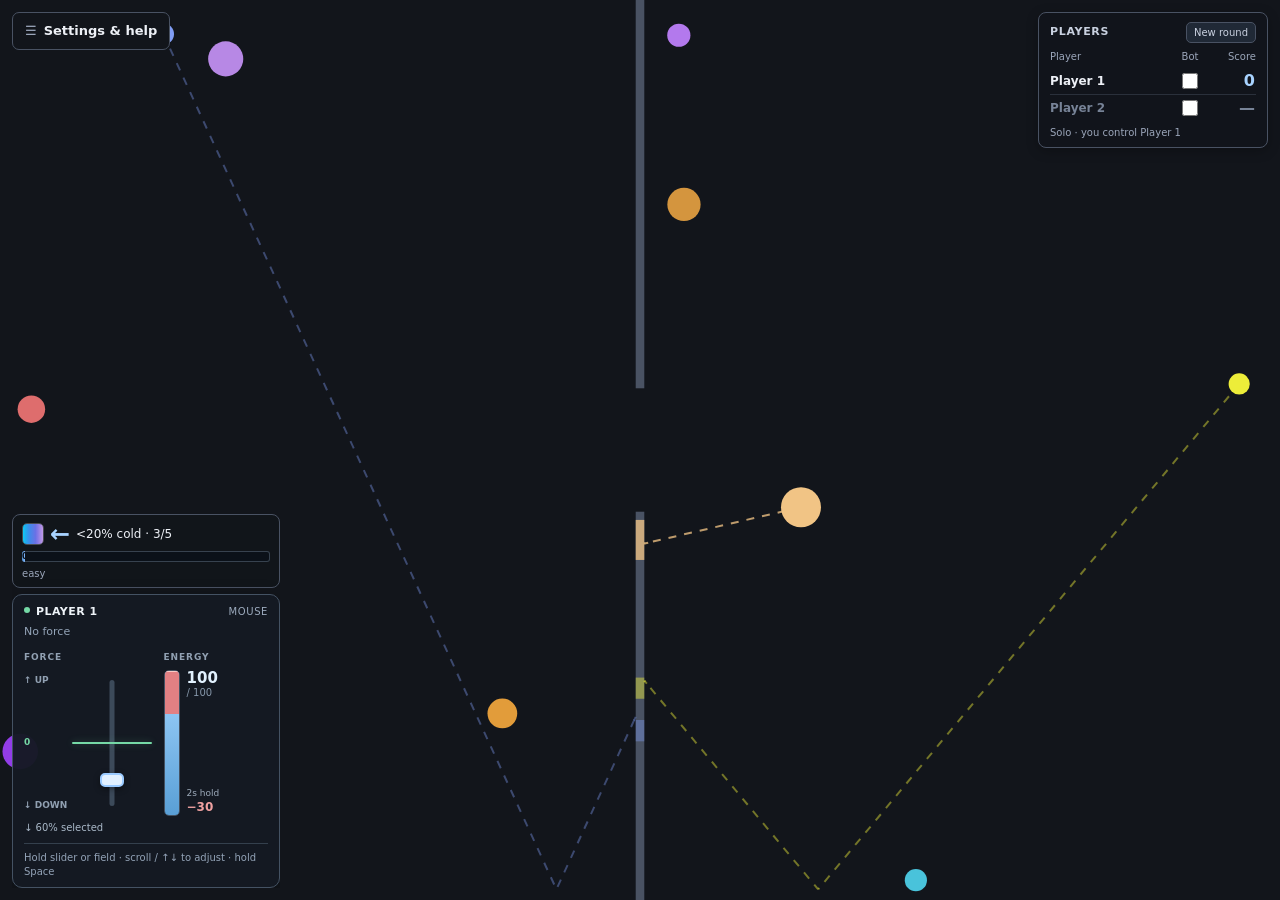
<file: index.html>
<!DOCTYPE html>
<html lang="en">
<head>
<meta charset="utf-8">
<meta name="viewport" content="width=device-width, initial-scale=1">
<title>Entropy Balls Hole</title>
<link rel="stylesheet" href="game.css">
</head>
<body>
<div id="app">
	<canvas id="canv"></canvas>
</div>
<div class="player-hud">
	<section class="score-panel" aria-label="Players">
		<div class="score-header">
			<h2>Players</h2>
			<button id="score-restart" class="score-restart" type="button" title="Reset scores and restart the field">New round</button>
		</div>
		<table id="score-table" class="score-table" aria-label="Completed quests and bot controls">
			<thead><tr><th scope="col">Player</th><th scope="col">Bot</th><th scope="col">Score</th></tr></thead>
			<tbody id="score-rows"></tbody>
		</table>
		<div id="score-mode" class="score-mode" aria-live="polite"></div>
	</section>
	<section id="territory-hud" class="mode-hud" hidden aria-label="Territory score">
		<h2>Territory</h2>
		<div class="mode-hud-row"><span class="mode-hud-name mode-red">P1 red</span><span id="territory-share-0">0 % wall</span><span id="territory-balls-0">0 balls</span></div>
		<div class="mode-hud-row"><span class="mode-hud-name mode-blue">P2 blue</span><span id="territory-share-1">0 % wall</span><span id="territory-balls-1">0 balls</span></div>
		<div class="mode-hud-row"><span>P1 gun</span><span id="territory-force-0">60% force</span><span id="territory-energy-0">100/100</span></div>
		<div class="mode-hud-row"><span>P2 gun</span><span id="territory-force-1">60% force</span><span id="territory-energy-1">100/100</span></div>
		<div class="mode-hud-row"><span>Stored</span><span id="territory-stored-0">0/3</span><span id="territory-stored-1">0/3</span></div>
		<p class="mode-hud-note">Middle hold pulls neutral balls into the gun; left click launches. Wheel changes force; ,. and [] change per-gun force. Rooms with walls and holes tint balls.</p>
	</section>
	<section id="gun-hud" class="mode-hud" hidden aria-label="Ball gun state">
		<h2>Ball gun</h2>
		<div class="mode-hud-row"><span>Target</span><span id="gun-target">no ball</span></div>
		<div class="mode-hud-row"><span>Stored</span><span id="gun-stored">0 / 3</span></div>
		<div class="mode-hud-row"><span>Launch</span><span id="gun-push">0 ‰/s push</span></div>
		<div class="mode-hud-row"><span>Force</span><span id="gun-force">60% force · wheel</span><span id="gun-energy">100/100 energy</span></div>
		<div class="mode-hud-energy"><div id="gun-energy-bar" class="mode-hud-energy-fill"></div></div>
		<p id="gun-state" class="mode-hud-note">middle hold pulls a ball into the gun · left click launches · wheel changes force</p>
	</section>
	<section id="plate-hud" class="mode-hud" hidden aria-label="Plate color state">
		<h2>Plate color</h2>
		<div class="mode-hud-row"><span>Plate</span><span id="plate-open">both doors shut</span></div>
		<div class="mode-hud-row"><span class="mode-hud-name mode-red">P1 red</span><span id="plate-cap-0">0 captured</span><span id="plate-stored-0">0/3</span></div>
		<div class="mode-hud-row"><span class="mode-hud-name mode-blue">P2 blue</span><span id="plate-cap-1">0 captured</span><span id="plate-stored-1">0/3</span></div>
		<div class="mode-hud-row"><span>P1 gun</span><span id="plate-force-0">60% force</span><span id="plate-energy-0">100/100 energy</span></div>
		<div class="mode-hud-row"><span>P2 gun</span><span id="plate-force-1">60% force</span><span id="plate-energy-1">100/100 energy</span></div>
		<p class="mode-hud-note">Push plate left (slider or A/D) or right (←/→) to open your colorizer door. Colorized balls home into your gun; middle/Shift pulls neutral balls, left/Space launches.</p>
	</section>
	<ul id="task-list" class="quest-list" aria-live="polite"></ul>
</div>
<div class="preview-overlays">
	<div id="quest-goal" class="quest-goal" hidden aria-live="polite"></div>
	<aside id="quest-panel" class="quest-panel" hidden aria-live="polite">
		<div class="quest-panel-swatch"></div>
		<div class="quest-panel-title" data-field="title"></div>
		<div class="quest-panel-detail" data-field="detail"></div>
		<div class="quest-panel-dots" data-field="dots"></div>
	</aside>
</div>
<div id="force-panels" class="force-panels" aria-label="Player force controls"></div>
<div id="drawer-backdrop" class="drawer-backdrop" hidden></div>
<details id="settings-panel" class="draw-options" aria-label="Settings">
	<summary id="drawer-toggle">Settings &amp; help</summary>
	<div class="drawer-content">
		<section class="game-status" aria-label="Game status and controls">
			<p id="game-status-state" role="status" aria-live="polite"></p>
			<p id="mode-help" class="mode-help" hidden aria-live="polite"></p>
			<div class="game-status-controls">
				<p id="game-status-player-0"><strong>Player 1: </strong><span id="game-status-control-0"></span></p>
				<p id="game-status-player-1" hidden><strong>Player 2: </strong><span id="game-status-control-1"></span></p>
			</div>
		</section>
		<fieldset>
			<legend>Game settings</legend>
			<p class="settings-intro">Sizes and speeds are shares of the field, so a small screen plays like a large one.</p>
			<div class="draw-options-group">
				<span class="draw-options-heading">Game mode</span>
				<label class="settings-range-label" for="settings-mode"><span>Mode</span></label>
				<select id="settings-mode">
					<option value="standard">Standard · aperture sorting</option>
					<option value="territory">Territory · colored wall</option>
					<option value="ball-gun">Ball gun · pull and push</option>
					<option value="plate-color">Plate color · dual guns &amp; rooms</option>
				</select>
				<label class="settings-range-label settings-plate-only" for="settings-layout"><span>Room layout</span></label>
				<select id="settings-layout" class="settings-plate-only">
					<option value="top">Top colorizer rooms</option>
					<option value="bottom">Bottom colorizer rooms</option>
				</select>
				<label><input id="settings-rooms" type="checkbox"> Colored rooms (recolor balls)</label>
				<span class="settings-note">Rooms are on by default in territory mode. Middle mouse hold pulls, left click pushes; on touch hold pulls and tap pushes. The right mouse button is not used.</span>
			</div>
			<div class="draw-options-group">
				<span class="draw-options-heading">Wall cues · before hit</span>
				<label><input id="draw-predicted-position" type="checkbox" checked> Predicted position</label>
				<label><input id="draw-trajectory-lines" type="checkbox" checked> Trajectory lines</label>
				<label><input id="draw-pass-lines" type="checkbox"> Draw trajectories that cross hole</label>
				<label><input id="draw-prototype-dash" type="checkbox" checked> Dash movement like prototype</label>
				<span class="settings-note">Lines brighten as the ball gets near: a long flight can still be knocked off course. Dashes move with the ball like the prototype; uncheck to pin them to the field.</span>
			</div>
			<div class="draw-options-group">
				<span class="draw-options-heading">Wall cues · after hit</span>
				<label><input id="draw-slow-fade-hit-spot" type="checkbox"> Slow fade hit spot</label>
			</div>
			<div class="draw-options-group">
				<span class="draw-options-heading">Hole</span>
				<label class="settings-range-label" for="settings-hole-size"><span>Hole size</span><output id="settings-hole-size-value" for="settings-hole-size">11.5 %</output></label>
				<input id="settings-hole-size" type="range" min="60" max="240" step="1" value="115">
				<label class="settings-range-label" for="settings-hole-speed"><span>Max hole speed</span><output id="settings-hole-speed-value" for="settings-hole-speed">71 %/s</output></label>
				<input id="settings-hole-speed" type="range" min="200" max="1400" step="10" value="710">
				<label><input id="settings-friction" type="checkbox"> Friction force</label>
				<span class="settings-note">Faster movement meets more resistance.</span>
			</div>
			<div class="draw-options-group">
				<span class="draw-options-heading">Energy</span>
				<label class="settings-range-label" for="settings-energy-cost"><span>Spend per second</span><output id="settings-energy-cost-value" for="settings-energy-cost">25/s</output></label>
				<input id="settings-energy-cost" type="range" min="5" max="80" step="1" value="25">
				<label class="settings-range-label" for="settings-energy-store"><span>Storage</span><output id="settings-energy-store-value" for="settings-energy-store">100</output></label>
				<input id="settings-energy-store" type="range" min="25" max="300" step="5" value="100">
				<span class="settings-note">Recharge is a tenth of the storage per second.</span>
			</div>
			<div class="draw-options-group">
				<span class="draw-options-heading">Balls</span>
				<label class="settings-range-label" for="settings-balls"><span>Ball count limit</span><output id="settings-balls-value" for="settings-balls">24</output></label>
				<input id="settings-balls" type="range" min="6" max="36" step="1" value="24">
				<label class="settings-range-label" for="settings-ball-speed"><span>Average ball speed</span><output id="settings-ball-speed-value" for="settings-ball-speed">18 %/s</output></label>
				<input id="settings-ball-speed" type="range" min="50" max="350" step="5" value="180">
				<label class="settings-range-label" for="settings-ball-size"><span>Ball size</span><output id="settings-ball-size-value" for="settings-ball-size">1.4 %</output></label>
				<input id="settings-ball-size" type="range" min="6" max="26" step="1" value="14">
				<label class="settings-range-label" for="settings-generation"><span>Ball generation at limit 24</span><output id="settings-generation-value" for="settings-generation">100/min</output></label>
				<input id="settings-generation" type="range" min="0" max="300" step="5" value="100">
				<label><input id="settings-ball-varied" type="checkbox" checked> Random sizes</label>
				<label><input id="settings-collisions" type="checkbox" checked> Ball collisions</label>
				<span class="settings-note">Changes apply to the live field. Generation scales with the ball count limit.</span>
			</div>
			<div class="draw-options-group">
				<span class="draw-options-heading">Second player</span>
				<label><input id="settings-humans" type="checkbox"> Enable player 2</label>
				<span class="settings-note">Use the Bot checkboxes in the player table to automate either player. Each bot draws a character: Profit plays for its own completions, Denier closes the crossings the opponent needs. Two humans: Player 1 uses mouse, touch and wheel; Player 2 uses ↑↓ and holds →.</span>
			</div>
			<button id="settings-copy-link" type="button">Copy settings link</button>
			<div class="draw-options-group settings-url" id="settings-url-wrap" hidden>
				<label for="settings-url">Copy settings URL</label>
				<input id="settings-url" type="text" readonly>
			</div>
			<div class="draw-options-group preview-mode" id="preview-mode">
				<span class="draw-options-heading">Quest target color</span>
				<label><input type="radio" name="preview-mode" value="mean"> A ball of the average color</label>
				<label><input type="radio" name="preview-mode" value="range"> A few balls across the range</label>
				<label><input type="radio" name="preview-mode" value="smooth" checked> A smooth palette rectangle</label>
			</div>
		</fieldset>
	</div>
</details>
<script src="color.js"></script>
<script src="simballs.js"></script>
<script src="simulation.js"></script>
<script src="trajectory.js"></script>
<script src="canvas.js"></script>
<script src="players.js"></script>
<script src="force.js"></script>
<script src="bot-policy.js"></script>
<script src="bot.js"></script>
<script src="input.js"></script>
<script src="forcepanel.js"></script>
<script src="settings.js"></script>
<script src="tasks.js"></script>
<script src="taskcost.js"></script>
<script src="scoreboard.js"></script>
<script src="quest.js"></script>
<script src="goalview.js"></script>
<script src="preview.js"></script>
<script src="status.js"></script>
<script src="drawer.js"></script>
<script src="modecolor.js"></script>
<script src="territorypaint.js"></script>
<script src="rooms.js"></script>
<script src="territoryview.js"></script>
<script src="territory.js"></script>
<script src="gun.js"></script>
<script src="modeinput.js"></script>
<script src="plateview.js"></script>
<script src="plate.js"></script>
<script src="mode.js"></script>
<script src="main.js"></script>
</body>
</html>
</file>
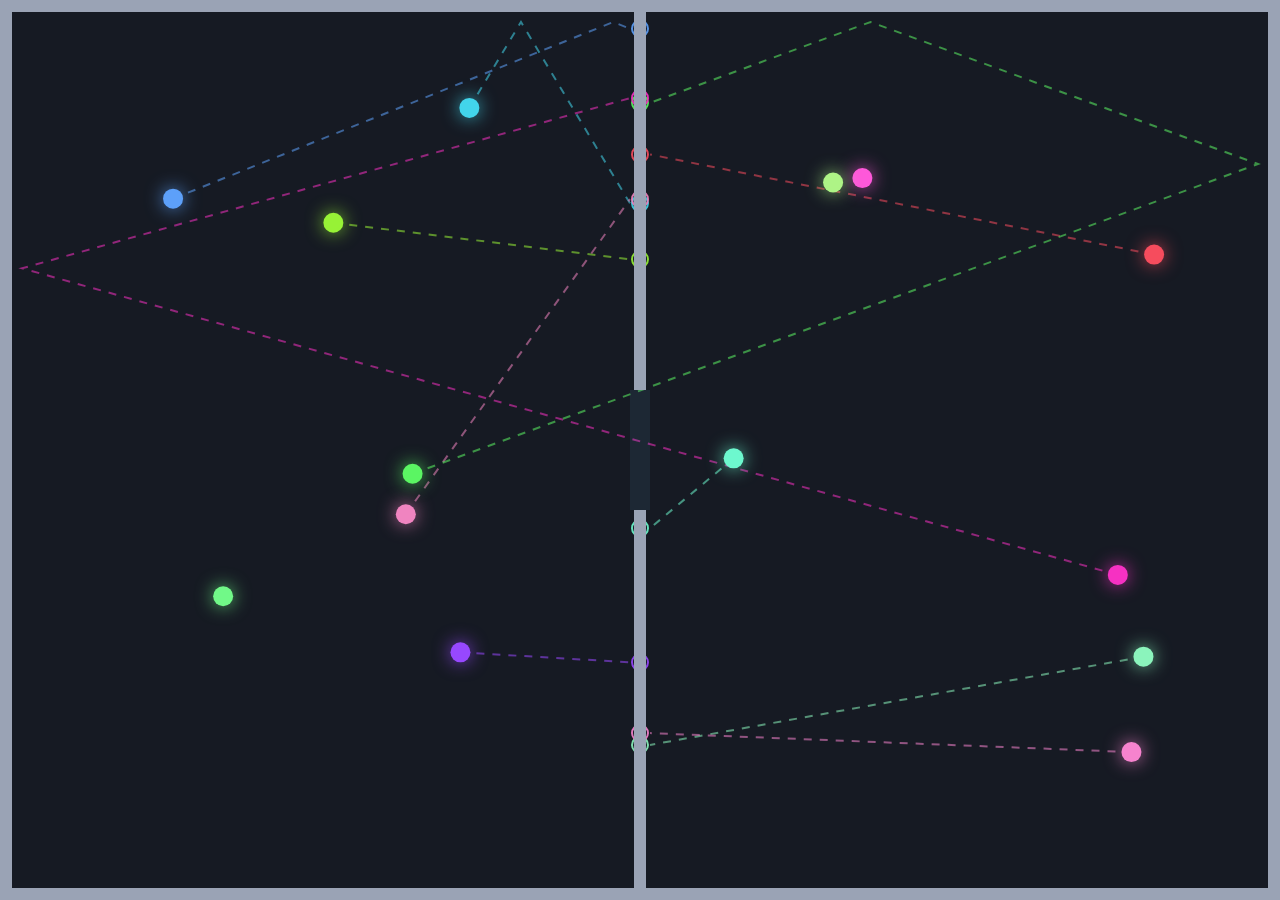
<file: prototype/claude-haiku-5.5.html>
<!DOCTYPE html>
<html lang="en">
<head>
<meta charset="UTF-8">
<meta name="viewport" content="width=device-width,initial-scale=1">
<title>Split Field</title>
<style>
html,body{margin:0;height:100%;background:#0d0f14;overflow:hidden}
canvas{display:block;width:100vw;height:100vh;touch-action:none;cursor:ns-resize}
</style>
</head>
<body>
<canvas id="c"></canvas>
<script>
(() => {
	const canvas = document.getElementById('c');
	const ctx = canvas.getContext('2d');

	const BALL_R = 10;
	const BALL_COUNT = 14;
	const WALL = 12;
	const HOLE_H = 120;
	const SPEED = 280;
	const KEY_SPEED = 420;
	const MAX_SPLATS = 400;

	let W = 0, H = 0, midX = 0;
	let holeY = 0, holeTarget = 0;
	const balls = [];
	const splats = [];
	const keys = {};

	const rand = (a, b) => a + Math.random() * (b - a);

	function col(o, a) {
		return `hsla(${o.hue},${o.sat}%,${o.light}%,${a})`;
	}

	function clampHole(y) {
		const min = WALL + HOLE_H / 2;
		const max = H - WALL - HOLE_H / 2;
		return Math.max(min, Math.min(max, y));
	}

	function inHole(y) {
		return Math.abs(y - holeY) < HOLE_H / 2;
	}

	function resize() {
		const dpr = window.devicePixelRatio || 1;
		W = window.innerWidth;
		H = window.innerHeight;
		canvas.width = W * dpr;
		canvas.height = H * dpr;
		ctx.setTransform(dpr, 0, 0, dpr, 0, 0);
		midX = W / 2;
		if (!balls.length) {
			holeY = H / 2;
			holeTarget = holeY;
		}
		holeY = clampHole(holeY);
		holeTarget = clampHole(holeTarget);
		for (const b of balls) {
			b.x = Math.max(WALL + BALL_R, Math.min(W - WALL - BALL_R, b.x));
			b.y = Math.max(WALL + BALL_R, Math.min(H - WALL - BALL_R, b.y));
		}
	}

	function spawnBalls() {
		for (let i = 0; i < BALL_COUNT; i++) {
			const left = i % 2 === 0;
			const x = left
				? rand(WALL + BALL_R + 5, midX - BALL_R - 5)
				: rand(midX + BALL_R + 5, W - WALL - BALL_R - 5);
			const y = rand(WALL + BALL_R + 5, H - WALL - BALL_R - 5);
			const angle = rand(0, Math.PI * 2);
			const speed = SPEED * rand(0.7, 1.3);
			balls.push({
				x, y,
				vx: Math.cos(angle) * speed,
				vy: Math.sin(angle) * speed,
				hue: Math.floor(rand(0, 360)),
				sat: Math.round(rand(75, 100)),
				light: Math.round(rand(58, 75))
			});
		}
	}

	function addSplat(b, y) {
		splats.push({ y, hue: b.hue, sat: b.sat, light: b.light });
		if (splats.length > MAX_SPLATS) splats.shift();
	}

	function moveBall(b, h) {
		const r = BALL_R;
		const L = midX - r;
		const R = midX + r;
		const px = b.x;

		b.x += b.vx * h;
		b.y += b.vy * h;

		// outer walls
		if (b.y - r < WALL) { b.y = WALL + r; b.vy = Math.abs(b.vy); }
		if (b.y + r > H - WALL) { b.y = H - WALL - r; b.vy = -Math.abs(b.vy); }
		if (b.x - r < WALL) { b.x = WALL + r; b.vx = Math.abs(b.vx); }
		if (b.x + r > W - WALL) { b.x = W - WALL - r; b.vx = -Math.abs(b.vx); }

		// central wall
		if (!inHole(b.y)) {
			if (px <= L && b.x > L) {
				b.x = L;
				b.vx = -Math.abs(b.vx);
				addSplat(b, b.y);
			} else if (px >= R && b.x < R) {
				b.x = R;
				b.vx = Math.abs(b.vx);
				addSplat(b, b.y);
			} else if (b.x > L && b.x < R) {
				// stuck inside the wall zone after the hole moved: push out
				if (px < midX) { b.x = L; b.vx = -Math.abs(b.vx); }
				else { b.x = R; b.vx = Math.abs(b.vx); }
				addSplat(b, b.y);
			}
		}
	}

	function update(dt) {
		if (keys['ArrowUp'] || keys['KeyW']) holeTarget -= KEY_SPEED * dt;
		if (keys['ArrowDown'] || keys['KeyS']) holeTarget += KEY_SPEED * dt;
		holeTarget = clampHole(holeTarget);
		holeY += (holeTarget - holeY) * Math.min(1, dt * 12);

		const steps = Math.max(1, Math.ceil(SPEED * 1.3 * dt / 4));
		const h = dt / steps;
		for (const b of balls) {
			for (let i = 0; i < steps; i++) moveBall(b, h);
		}
	}

	// Predicts the path of a ball toward the central wall, including
	// reflections off outer walls and passing through the hole.
	function predict(b) {
		const r = BALL_R;
		const L = midX - r;
		const R = midX + r;
		let x = b.x, y = b.y, vx = b.vx, vy = b.vy;

		// only balls moving toward the central wall get a trajectory
		if (!((vx > 0 && x <= L) || (vx < 0 && x >= R))) return null;

		const pts = [{ x, y }];
		for (let i = 0; i < 60; i++) {
			let tMin = Infinity;
			let type = '';

			let tC = Infinity;
			if (vx > 0 && x <= L) tC = (L - x) / vx;
			else if (vx < 0 && x >= R) tC = (R - x) / vx;
			if (tC < tMin) { tMin = tC; type = 'c'; }

			const xo = vx > 0 ? W - WALL - r : WALL + r;
			const tX = vx !== 0 ? (xo - x) / vx : Infinity;
			if (tX < tMin) { tMin = tX; type = 'x'; }

			const yo = vy > 0 ? H - WALL - r : WALL + r;
			const tY = vy !== 0 ? (yo - y) / vy : Infinity;
			if (tY < tMin) { tMin = tY; type = 'y'; }

			if (!isFinite(tMin)) break;

			x += vx * tMin;
			y += vy * tMin;

			if (type === 'c') {
				if (!inHole(y)) {
					pts.push({ x, y });
					return { pts, impact: { x: midX, y } };
				}
				// passes through the hole: nudge past the plane
				x += Math.sign(vx) * 0.5;
			} else if (type === 'x') {
				x = xo;
				vx = -vx;
			} else {
				y = yo;
				vy = -vy;
			}
			pts.push({ x, y });
		}
		return { pts, impact: null };
	}

	function drawTrajectories() {
		for (const b of balls) {
			const p = predict(b);
			if (!p || !p.impact) continue;

			ctx.save();
			ctx.setLineDash([8, 8]);
			ctx.strokeStyle = col(b, 0.55);
			ctx.lineWidth = 2;
			ctx.beginPath();
			ctx.moveTo(p.pts[0].x, p.pts[0].y);
			for (let i = 1; i < p.pts.length; i++) {
				ctx.lineTo(p.pts[i].x, p.pts[i].y);
			}
			ctx.stroke();
			ctx.setLineDash([]);

			ctx.strokeStyle = col(b, 0.9);
			ctx.lineWidth = 2;
			ctx.beginPath();
			ctx.arc(p.impact.x, p.impact.y, 8, 0, Math.PI * 2);
			ctx.stroke();
			ctx.restore();
		}
	}

	function draw() {
		ctx.fillStyle = '#0d0f14';
		ctx.fillRect(0, 0, W, H);

		// field background
		ctx.fillStyle = '#161a23';
		ctx.fillRect(WALL, WALL, W - 2 * WALL, H - 2 * WALL);

		drawTrajectories();

		// central wall with hole
		const wallX = midX - WALL / 2;
		const holeTop = holeY - HOLE_H / 2;
		const holeBottom = holeY + HOLE_H / 2;
		ctx.fillStyle = '#9aa3b5';
		ctx.fillRect(wallX, WALL, WALL, holeTop - WALL);
		ctx.fillRect(wallX, holeBottom, WALL, H - WALL - holeBottom);

		// hole glow
		ctx.fillStyle = 'rgba(120,200,255,0.08)';
		ctx.fillRect(wallX - 4, holeTop, WALL + 8, HOLE_H);

		// splats on the central wall
		for (const s of splats) {
			ctx.fillStyle = `hsla(${s.hue},${s.sat}%,${s.light}%,0.9)`;
			ctx.beginPath();
			ctx.arc(midX, s.y, 5, 0, Math.PI * 2);
			ctx.fill();
		}

		// outer walls
		ctx.fillStyle = '#9aa3b5';
		ctx.fillRect(0, 0, W, WALL);
		ctx.fillRect(0, H - WALL, W, WALL);
		ctx.fillRect(0, 0, WALL, H);
		ctx.fillRect(W - WALL, 0, WALL, H);

		// balls
		for (const b of balls) {
			ctx.save();
			ctx.shadowBlur = 18;
			ctx.shadowColor = col(b, 0.8);
			ctx.fillStyle = col(b, 1);
			ctx.beginPath();
			ctx.arc(b.x, b.y, BALL_R, 0, Math.PI * 2);
			ctx.fill();
			ctx.restore();
		}
	}

	window.addEventListener('keydown', e => {
		keys[e.code] = true;
		if (e.code === 'ArrowUp' || e.code === 'ArrowDown') e.preventDefault();
	});
	window.addEventListener('keyup', e => {
		delete keys[e.code];
	});
	canvas.addEventListener('pointermove', e => {
		holeTarget = clampHole(e.clientY);
	});
	canvas.addEventListener('pointerdown', e => {
		holeTarget = clampHole(e.clientY);
	});
	window.addEventListener('resize', resize);

	resize();
	spawnBalls();

	let last = performance.now();
	function frame(now) {
		const dt = Math.min(0.05, (now - last) / 1000);
		last = now;
		update(dt);
		draw();
		requestAnimationFrame(frame);
	}
	requestAnimationFrame(frame);
})();
</script>
</body>
</html>
</file>
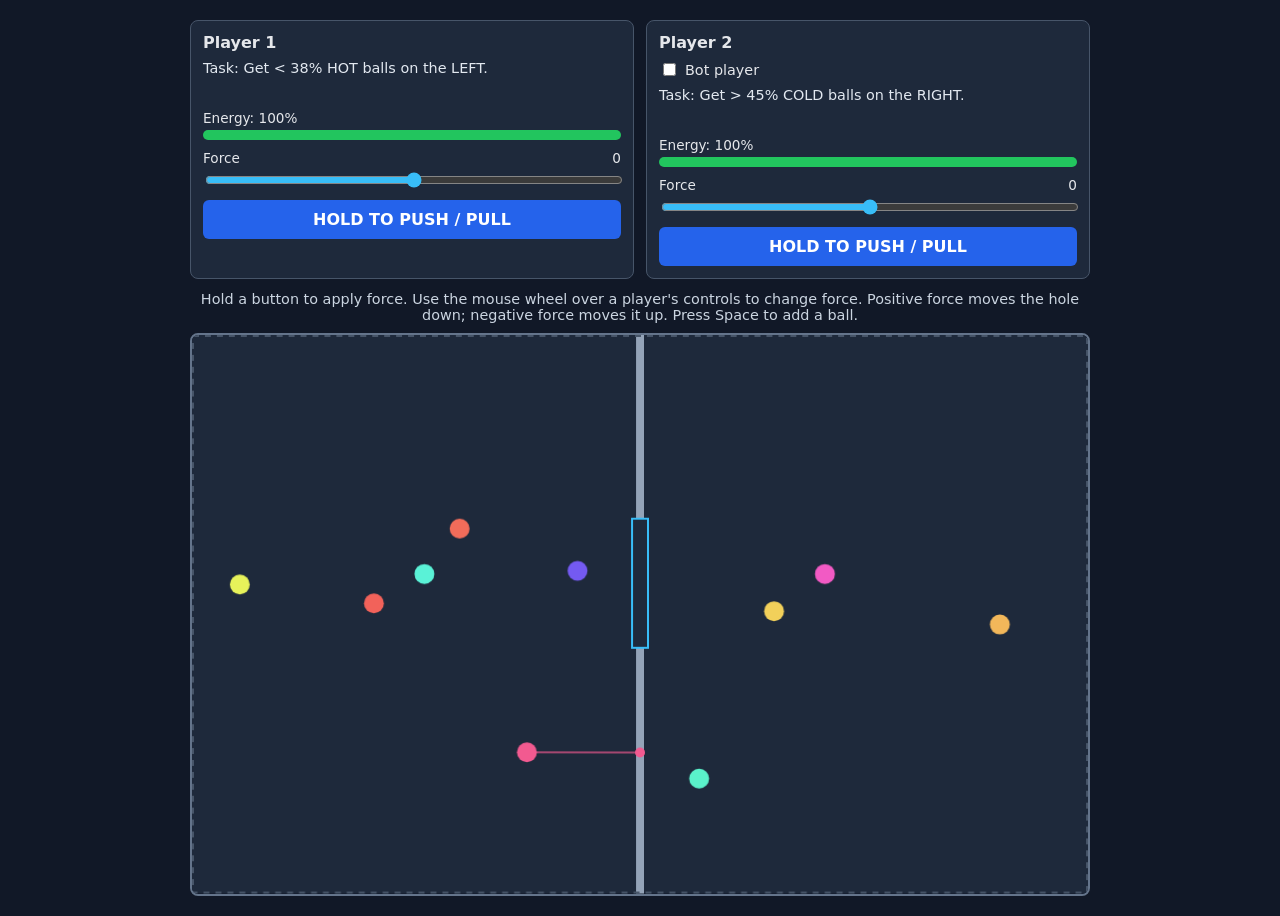
<file: prototype/hole11.html>
<!DOCTYPE html>
<html lang="en">
<head>
	<meta charset="UTF-8">
	<meta name="viewport" content="width=device-width, initial-scale=1">
	<title>Two-Player Hole Control</title>
	<style>
		* {
			box-sizing: border-box;
		}

		body {
			margin: 0;
			min-height: 100vh;
			padding: 20px 0;
			display: grid;
			place-items: center;
			background: #111827;
			color: #e5e7eb;
			font-family: system-ui, sans-serif;
		}

		main {
			width: min(900px, 96vw);
		}

		.controls {
			display: grid;
			grid-template-columns: 1fr 1fr;
			gap: 12px;
			margin-bottom: 12px;
		}

		.player {
			padding: 12px;
			border: 1px solid #475569;
			border-radius: 8px;
			background: #1e293b;
		}

		.player h2 {
			margin: 0 0 8px;
			font-size: 1rem;
		}

		.task {
			min-height: 42px;
			margin: 0 0 8px;
			color: #e2e8f0;
			font-size: 0.9rem;
		}

		.energy-label {
			margin: 8px 0 4px;
			font-size: 0.85rem;
		}

		.energy {
			height: 10px;
			overflow: hidden;
			border-radius: 5px;
			background: #0f172a;
		}

		.energy-fill {
			width: 100%;
			height: 100%;
			background: #22c55e;
			transition: width 0.08s linear;
		}

		.force-label {
			display: flex;
			justify-content: space-between;
			margin: 10px 0 4px;
			font-size: 0.85rem;
		}

		input[type="range"] {
			width: 100%;
			accent-color: #38bdf8;
		}

		.hold-button {
			width: 100%;
			margin-top: 8px;
			padding: 10px;
			border: 0;
			border-radius: 6px;
			background: #2563eb;
			color: white;
			font: inherit;
			font-weight: 700;
			touch-action: none;
			user-select: none;
		}

		.hold-button:active,
		.hold-button.active {
			background: #dc2626;
		}

		.bot-option {
			display: flex;
			align-items: center;
			gap: 6px;
			margin-bottom: 8px;
			font-size: 0.9rem;
		}

		#instructions {
			margin: 0 0 10px;
			color: #cbd5e1;
			text-align: center;
			font-size: 0.9rem;
		}

		canvas {
			display: block;
			width: 100%;
			border: 2px solid #64748b;
			border-radius: 8px;
			background: #0f172a;
			touch-action: none;
		}

		@media (max-width: 600px) {
			.controls {
				grid-template-columns: 1fr;
			}
		}
	</style>
</head>
<body>
	<main>
		<div class="controls">
			<section class="player" id="player1">
				<h2>Player 1</h2>
				<p class="task" id="task1"></p>
				<div class="energy-label" id="energyLabel1">Energy: 100%</div>
				<div class="energy">
					<div class="energy-fill" id="energyFill1"></div>
				</div>
				<label class="force-label" for="force1">
					<span>Force</span>
					<span id="forceValue1">0</span>
				</label>
				<input id="force1" type="range" min="-100" max="100" value="0">
				<button class="hold-button" id="hold1">HOLD TO PUSH / PULL</button>
			</section>

			<section class="player" id="player2">
				<h2>Player 2</h2>
				<label class="bot-option">
					<input id="botCheckbox" type="checkbox">
					Bot player
				</label>
				<p class="task" id="task2"></p>
				<div class="energy-label" id="energyLabel2">Energy: 100%</div>
				<div class="energy">
					<div class="energy-fill" id="energyFill2"></div>
				</div>
				<label class="force-label" for="force2">
					<span>Force</span>
					<span id="forceValue2">0</span>
				</label>
				<input id="force2" type="range" min="-100" max="100" value="0">
				<button class="hold-button" id="hold2">HOLD TO PUSH / PULL</button>
			</section>
		</div>

		<p id="instructions">
			Hold a button to apply force. Use the mouse wheel over a player's controls to change force.
			Positive force moves the hole down; negative force moves it up. Press Space to add a ball.
		</p>

		<canvas id="game" aria-label="Two-player ball game with a force-controlled hole"></canvas>
	</main>

	<script>
		const canvas = document.querySelector("#game");
		const ctx = canvas.getContext("2d");

		const wallWidth = 8;
		const holeSize = 130;
		const ballRadius = 10;
		const maxEnergy = 100;
		const energyDrain = 28;
		const energyRecharge = 10;

		const balls = [];

		let width = 800;
		let height = 500;
		let holeY = height / 2;
		let holeVelocity = 0;
		let lastTime = 0;
		let botTime = 0;

		const players = [
			{
				side: "LEFT",
				taskElement: document.querySelector("#task1"),
				slider: document.querySelector("#force1"),
				forceValue: document.querySelector("#forceValue1"),
				energyFill: document.querySelector("#energyFill1"),
				energyLabel: document.querySelector("#energyLabel1"),
				button: document.querySelector("#hold1"),
				energy: maxEnergy,
				holding: false,
				task: null
			},
			{
				side: "RIGHT",
				taskElement: document.querySelector("#task2"),
				slider: document.querySelector("#force2"),
				forceValue: document.querySelector("#forceValue2"),
				energyFill: document.querySelector("#energyFill2"),
				energyLabel: document.querySelector("#energyLabel2"),
				button: document.querySelector("#hold2"),
				energy: maxEnergy,
				holding: false,
				task: null
			}
		];

		function resize() {
			const rect = canvas.getBoundingClientRect();
			const dpr = window.devicePixelRatio || 1;

			width = rect.width;
			height = width * 0.625;

			canvas.style.height = `${height}px`;
			canvas.width = Math.round(width * dpr);
			canvas.height = Math.round(height * dpr);
			ctx.setTransform(dpr, 0, 0, dpr, 0, 0);

			holeY = Math.max(
				holeSize / 2 + 12,
				Math.min(height - holeSize / 2 - 12, holeY)
			);
		}

		function addBall(x = Math.random() * (width - 40) + 20, y = Math.random() * (height - 40) + 20) {
			const angle = Math.random() * Math.PI * 2;
			const speed = 130 + Math.random() * 100;
			const hue = Math.random() * 360;

			balls.push({
				x,
				y,
				vx: Math.cos(angle) * speed,
				vy: Math.sin(angle) * speed,
				hue,
				color: `hsl(${hue}, 85%, 65%)`
			});
		}

		function newTask(player) {
			const comparison = Math.random() < 0.5 ? ">" : "<";
			const percent = 30 + Math.floor(Math.random() * 41);
			const groupType = Math.floor(Math.random() * 3);

			if (groupType === 0) {
				player.task = { comparison, percent, type: "cold" };
				player.taskElement.textContent =
					`Task: Get ${comparison} ${percent}% COLD balls on the ${player.side}.`;
			} else if (groupType === 1) {
				player.task = { comparison, percent, type: "hot" };
				player.taskElement.textContent =
					`Task: Get ${comparison} ${percent}% HOT balls on the ${player.side}.`;
			} else {
				const hue = Math.floor(Math.random() * 360);
				player.task = { comparison, percent, type: "hue", hue };
				player.taskElement.textContent =
					`Task: Get ${comparison} ${percent}% balls near hue ${hue}° on the ${player.side}.`;
			}
		}

		function matchesTaskColor(ball, task) {
			if (task.type === "cold") {
				return ball.hue >= 160 && ball.hue <= 260;
			}

			if (task.type === "hot") {
				return ball.hue <= 60 || ball.hue >= 300;
			}

			const difference = Math.abs(ball.hue - task.hue);
			return Math.min(difference, 360 - difference) <= 25;
		}

		function checkTasks() {
			const middleX = width / 2;

			for (const player of players) {
				const sideBalls = balls.filter(ball =>
					player.side === "LEFT" ? ball.x < middleX : ball.x >= middleX
				);

				if (sideBalls.length === 0) {
					continue;
				}

				const matchingBalls = sideBalls.filter(ball =>
					matchesTaskColor(ball, player.task)
				);

				const percent = matchingBalls.length / sideBalls.length * 100;
				const task = player.task;

				const solved = task.comparison === ">"
					? percent > task.percent
					: percent < task.percent;

				if (solved) {
					newTask(player);
				}
			}
		}

		function setHolding(player, holding) {
			player.holding = holding;
			player.button.classList.toggle("active", holding);
		}

		function setupHoldButton(player) {
			player.button.addEventListener("pointerdown", event => {
				event.preventDefault();
				player.button.setPointerCapture(event.pointerId);
				setHolding(player, true);
			});

			player.button.addEventListener("pointerup", () => {
				setHolding(player, false);
			});

			player.button.addEventListener("pointercancel", () => {
				setHolding(player, false);
			});

			player.button.addEventListener("lostpointercapture", () => {
				setHolding(player, false);
			});
		}

		function updatePlayerUI(player) {
			const force = Number(player.slider.value);
			const energyPercent = player.energy / maxEnergy * 100;

			player.forceValue.textContent = force > 0 ? `+${force}` : `${force}`;
			player.energyFill.style.width = `${energyPercent}%`;
			player.energyLabel.textContent = `Energy: ${Math.round(energyPercent)}%`;

			if (energyPercent < 25) {
				player.energyFill.style.background = "#ef4444";
			} else if (energyPercent < 55) {
				player.energyFill.style.background = "#f59e0b";
			} else {
				player.energyFill.style.background = "#22c55e";
			}
		}

		function updateBot(dt) {
			const botEnabled = document.querySelector("#botCheckbox").checked;
			const botPlayer = players[1];

			if (!botEnabled) {
				botPlayer.holding = false;
				botPlayer.button.classList.remove("active");
				return;
			}

			botTime += dt;

			// The bot periodically pushes or pulls, while respecting its energy.
			if (botTime > 1.2) {
				botTime = 0;
				const direction = Math.random() < 0.5 ? -1 : 1;
				botPlayer.slider.value = direction * (45 + Math.floor(Math.random() * 56));
				botPlayer.holding = true;
			}

			if (botPlayer.energy < 15) {
				botPlayer.holding = false;
			} else if (botTime > 0.75) {
				botPlayer.holding = false;
			}

			botPlayer.button.classList.toggle("active", botPlayer.holding);
		}

		function update(dt) {
			updateBot(dt);

			let totalForce = 0;

			for (const player of players) {
				const force = Number(player.slider.value) / 100;

				if (player.holding && player.energy > 0) {
					totalForce += force;
					player.energy = Math.max(0, player.energy - Math.abs(force) * energyDrain * dt);
				} else {
					player.energy = Math.min(maxEnergy, player.energy + energyRecharge * dt);
				}

				updatePlayerUI(player);
			}

			// Applied force accelerates the hole; damping makes it gradually settle.
			holeVelocity += totalForce * 650 * dt;
			holeVelocity *= Math.pow(0.12, dt);
			holeY += holeVelocity * dt;

			const minHoleY = holeSize / 2 + 12;
			const maxHoleY = height - holeSize / 2 - 12;

			if (holeY < minHoleY) {
				holeY = minHoleY;
				holeVelocity = Math.max(0, holeVelocity);
			} else if (holeY > maxHoleY) {
				holeY = maxHoleY;
				holeVelocity = Math.min(0, holeVelocity);
			}

			const wallX = width / 2;

			for (const ball of balls) {
				const oldX = ball.x;

				ball.x += ball.vx * dt;
				ball.y += ball.vy * dt;

				if (ball.y < ballRadius) {
					ball.y = ballRadius;
					ball.vy = Math.abs(ball.vy);
				} else if (ball.y > height - ballRadius) {
					ball.y = height - ballRadius;
					ball.vy = -Math.abs(ball.vy);
				}

				if (ball.x < ballRadius) {
					ball.x = ballRadius;
					ball.vx = Math.abs(ball.vx);
				} else if (ball.x > width - ballRadius) {
					ball.x = width - ballRadius;
					ball.vx = -Math.abs(ball.vx);
				}

				const crossedWall =
					(oldX < wallX && ball.x >= wallX) ||
					(oldX > wallX && ball.x <= wallX);

				const insideHole = Math.abs(ball.y - holeY) < holeSize / 2 - ballRadius;

				if (crossedWall && !insideHole) {
					if (oldX < wallX) {
						ball.x = wallX - ballRadius - wallWidth / 2;
					} else {
						ball.x = wallX + ballRadius + wallWidth / 2;
					}

					ball.vx *= -1;
				}
			}

			checkTasks();
		}

		function drawTrajectory(ball) {
			const wallX = width / 2;
			const headingTowardWall = ball.vx > 0
				? ball.x < wallX
				: ball.x > wallX;

			if (!headingTowardWall) {
				return;
			}

			const timeToWall = (wallX - ball.x) / ball.vx;

			if (timeToWall <= 0) {
				return;
			}

			const minY = ballRadius;
			const maxY = height - ballRadius;
			const span = maxY - minY;
			const rawY = ball.y + ball.vy * timeToWall;
			const foldedY = ((rawY - minY) % (span * 2) + span * 2) % (span * 2);
			const hitY = minY + (foldedY <= span ? foldedY : span * 2 - foldedY);

			if (Math.abs(hitY - holeY) < holeSize / 2 - ballRadius) {
				return;
			}

			const direction = Math.sign(ball.vy);
			const firstBoundary = direction > 0 ? maxY : minY;
			const timeToBoundary = ball.vy === 0
				? Infinity
				: (firstBoundary - ball.y) / ball.vy;

			ctx.save();
			ctx.strokeStyle = ball.color;
			ctx.fillStyle = ball.color;
			ctx.lineWidth = 2;
			ctx.globalAlpha = 0.65;
			ctx.beginPath();
			ctx.moveTo(ball.x, ball.y);

			if (timeToBoundary > 0 && timeToBoundary < timeToWall) {
				const bounceX = ball.x + ball.vx * timeToBoundary;
				ctx.lineTo(bounceX, firstBoundary);
				ctx.lineTo(wallX, hitY);
			} else {
				ctx.lineTo(wallX, hitY);
			}

			ctx.stroke();
			ctx.globalAlpha = 1;
			ctx.beginPath();
			ctx.arc(wallX, hitY, 5, 0, Math.PI * 2);
			ctx.fill();
			ctx.restore();
		}

		function draw() {
			ctx.clearRect(0, 0, width, height);
			ctx.fillStyle = "#1e293b";
			ctx.fillRect(0, 0, width, height);

			const wallX = width / 2;
			const holeTop = holeY - holeSize / 2;
			const holeBottom = holeY + holeSize / 2;

			ctx.fillStyle = "#94a3b8";
			ctx.fillRect(wallX - wallWidth / 2, 0, wallWidth, holeTop);
			ctx.fillRect(
				wallX - wallWidth / 2,
				holeBottom,
				wallWidth,
				height - holeBottom
			);

			ctx.strokeStyle = "#38bdf8";
			ctx.lineWidth = 2;
			ctx.strokeRect(wallX - wallWidth, holeTop, wallWidth * 2, holeSize);

			ctx.strokeStyle = "#475569";
			ctx.lineWidth = 2;
			ctx.setLineDash([6, 6]);
			ctx.strokeRect(1, 1, width - 2, height - 2);
			ctx.setLineDash([]);

			for (const ball of balls) {
				drawTrajectory(ball);
			}

			for (const ball of balls) {
				ctx.beginPath();
				ctx.arc(ball.x, ball.y, ballRadius, 0, Math.PI * 2);
				ctx.fillStyle = ball.color;
				ctx.fill();
			}
		}

		function frame(time) {
			const dt = Math.min((time - lastTime) / 1000, 0.04);
			lastTime = time;

			update(dt);
			draw();
			requestAnimationFrame(frame);
		}

		for (const player of players) {
			setupHoldButton(player);

			player.slider.addEventListener("input", () => {
				updatePlayerUI(player);
			});

			player.slider.addEventListener("wheel", event => {
				event.preventDefault();

				const change = event.deltaY < 0 ? 10 : -10;
				const nextValue = Number(player.slider.value) + change;

				player.slider.value = Math.max(-100, Math.min(100, nextValue));
				updatePlayerUI(player);
			}, { passive: false });
		}

		document.querySelector("#botCheckbox").addEventListener("change", event => {
			if (event.target.checked) {
				setHolding(players[1], false);
			}
		});

		window.addEventListener("keydown", event => {
			if (event.code === "Space") {
				event.preventDefault();
				addBall();
			}
		});

		window.addEventListener("resize", resize);

		resize();

		for (let i = 0; i < 10; i++) {
			addBall();
		}

		for (const player of players) {
			newTask(player);
			updatePlayerUI(player);
		}

		requestAnimationFrame(frame);
	</script>
</body>
</html>
</file>
<file: game.css>
/* owns: game field and HUD presentation
   edit for: drawer, player columns, score, quests and control styles */

html, body { margin: 0; height: 100%; overflow: hidden; background: #12151b; }
#app { position: fixed; inset: 0; }
.game-status { padding: 12px; color: #c9d1e0; font: 12px/1.4 system-ui, sans-serif; }
.game-status p { margin: 0; }
.game-status-controls { display: grid; gap: 7px; margin-top: 8px; }
.game-status strong { color: #edf0f6; }
/* the field is the screen: no frame, no gutter, and the divider is the only drawn boundary */
canvas { display: block; width: 100%; height: 100%; touch-action: none; }
.draw-options {
	position: fixed;
	top: 12px;
	left: 12px;
	z-index: 4;
	width: min(280px, calc(100vw - 24px));
	color: #edf0f6;
	font: 13px/1.35 system-ui, sans-serif;
}
.draw-options summary {
	width: fit-content;
	padding: 9px 12px;
	border: 1px solid #495263;
	border-radius: 7px;
	background: #12151b;
	font-weight: 600;
	list-style: none;
	cursor: pointer;
}
.draw-options summary::-webkit-details-marker { display: none; }
.draw-options summary::before { content: '☰'; margin-right: 7px; color: #9ba6ba; }
.draw-options[open] summary::before { content: '×'; }
.draw-options summary:focus-visible { outline: 2px solid #83b8ff; outline-offset: 2px; }
.drawer-content {
	max-height: calc(100dvh - 76px);
	overflow-y: auto;
	overscroll-behavior: contain;
	margin-top: 6px;
	border: 1px solid #495263;
	border-radius: 8px;
	background: #12151b;
	box-shadow: 0 3px 12px rgba(0, 0, 0, 0.25);
}
.drawer-backdrop { position: fixed; inset: 0; z-index: 3; background: rgba(0, 0, 0, 0.4); }
.drawer-backdrop[hidden] { display: none; }
.draw-options fieldset { min-width: 0; margin: 0; padding: 8px 12px 12px; border: 0; }
.draw-options legend { padding: 0 4px; color: #c9d1e0; }
.draw-options-group { display: grid; gap: 6px; }
.draw-options-group + .draw-options-group {
	margin-top: 9px;
	padding-top: 8px;
	border-top: 1px solid rgba(73, 82, 99, 0.75);
}
.draw-options-heading {
	color: #9ba6ba;
	font-size: 11px;
	font-weight: 600;
	letter-spacing: 0.05em;
	text-transform: uppercase;
}
.draw-options label { display: flex; align-items: center; gap: 7px; cursor: pointer; }
.draw-options input { margin: 0; accent-color: #83b8ff; }
.preview-mode { margin-top: 9px; }
.preview-mode label {
	grid-template-columns: 16px 1fr 34px;
	align-items: center;
}
/* one target, three shapes: an option must look like what it draws, not like a styled swatch */
.target {
	display: inline-flex;
	align-items: center;
	justify-content: center;
	gap: 1px;
	box-sizing: border-box;
	overflow: hidden;
	flex: none;
}
.target i {
	display: block;
	flex: none;
	border-radius: 50%;
	box-shadow: inset 0 0 0 1px rgba(0, 0, 0, 0.28);
}
.target-smooth i { width: 100%; height: 100%; border-radius: 0; box-shadow: none; }
.target-empty { background: transparent; }
.preview-mode .preview-sample {
	width: 34px;
	height: 22px;
	border-radius: 4px;
	border: 1px solid rgba(237, 240, 246, 0.25);
}
.preview-mode .target-mean i { width: 16px; height: 16px; }
.preview-mode .target-range i { width: 5px; height: 5px; }
.player-hud {
	position: fixed;
	top: 12px;
	right: 12px;
	z-index: 1;
	width: 230px;
	color: #edf0f6;
	font: 13px/1.35 system-ui, sans-serif;
}
.score-panel {
	padding: 9px 11px 8px;
	border: 1px solid #495263;
	border-radius: 8px;
	background: rgba(18, 21, 27, 0.94);
	box-shadow: 0 3px 12px rgba(0, 0, 0, 0.25);
}
.score-header { display: flex; align-items: center; justify-content: space-between; gap: 8px; }
.score-header h2 { margin: 0; color: #c9d1e0; font-size: 11px; letter-spacing: 0.06em; text-transform: uppercase; }
.score-restart {
	padding: 3px 7px;
	border: 1px solid #495263;
	border-radius: 5px;
	background: #202936;
	color: #c9d1e0;
	font: 10px/1.3 system-ui, sans-serif;
	cursor: pointer;
}
.score-restart:hover { border-color: #83b8ff; color: #edf0f6; }
.score-restart:focus-visible, .score-bot:focus-visible { outline: 2px solid #83b8ff; outline-offset: 2px; }
.score-table { width: 100%; margin-top: 5px; border-collapse: collapse; font-size: 12px; }
.score-table thead th { padding: 2px 0 4px; color: #9ba6ba; font-size: 10px; font-weight: 500; }
.score-table th:first-child { text-align: left; }
.score-table th:nth-child(2), .score-table td:nth-child(2) { width: 38px; text-align: center; }
.score-table th:last-child, .score-table td:last-child { width: 44px; text-align: right; }
.score-row th { padding: 5px 0; font-weight: 600; }
.score-row + .score-row { border-top: 1px solid rgba(73, 82, 99, 0.45); }
.score-row[data-active="false"] th, .score-row[data-active="false"] .score-value { color: #778397; }
.score-bot { width: 16px; height: 16px; margin: 0; vertical-align: middle; accent-color: #83b8ff; cursor: pointer; }
.score-value { color: #a8d3ff; font-size: 16px; font-weight: 700; font-variant-numeric: tabular-nums; }
.score-mode { margin-top: 5px; color: #9ba6ba; font-size: 10px; }
/* a bot's character sits beside the name in both places that name a player, so the icon and its tint
   are the same badge in the score table and the force column */
.char-badge {
	display: inline-flex;
	align-items: center;
	gap: 3px;
	padding: 0 6px;
	border: 1px solid currentColor;
	border-radius: 999px;
	color: #9ba6ba;
	font-size: 10px;
	font-weight: 600;
	line-height: 1.6;
	letter-spacing: 0.02em;
	white-space: nowrap;
}
.char-badge[hidden] { display: none; }
.char-badge[data-char="profit"] { color: #f0c05a; }
.char-badge[data-char="denier"] { color: #ef8074; }
.score-row .char-badge { margin-left: 5px; padding: 0 4px; vertical-align: middle; }
.quest-list {
	margin: 8px 0 0;
	padding: 0;
	list-style: none;
}
/* cards live in their player's column; this list is only the mount point before that column exists */
.quest-list:empty { display: none; }
.quest {
	display: grid;
	gap: 5px;
	box-sizing: border-box;
	padding: 7px 9px 6px;
	border: 1px solid #495263;
	border-radius: 8px;
	background: rgba(18, 21, 27, 0.92);
	box-shadow: 0 3px 12px rgba(0, 0, 0, 0.25);
	cursor: pointer;
	touch-action: none;
	user-select: none;
}
.quest-head { display: grid; grid-template-columns: 22px 20px minmax(0, 1fr); gap: 6px; align-items: center; }
.quest-arrow { color: #a8d3ff; font: 700 24px/1 system-ui, sans-serif; text-align: center; }
.quest + .quest { margin-top: 6px; }
.quest:focus-visible { outline: 2px solid #83b8ff; outline-offset: 2px; }
.quest[hidden] { display: none; }
.quest:active { border-color: #83b8ff; }
.quest-swatch {
	width: 22px;
	height: 22px;
	border-radius: 5px;
	border: 1px solid rgba(237, 240, 246, 0.25);
}
.quest-swatch.target-mean i { width: 16px; height: 16px; }
.quest-swatch.target-range i { width: 4px; height: 4px; }
.quest-text { min-width: 0; white-space: nowrap; overflow: hidden; text-overflow: ellipsis; font-variant-numeric: tabular-nums; }
.quest-bar {
	position: relative;
	display: block;
	height: 11px;
	overflow: hidden;
	border-radius: 3px;
	background: #0b1119;
	box-shadow: inset 0 0 0 1px #37424f;
}
.quest-bar-fill {
	display: block;
	box-sizing: border-box;
	width: 0;
	height: 100%;
	background: linear-gradient(90deg, #4f8fce, #83b8ff);
	color: #0b1119;
	font: 700 8px/11px system-ui, sans-serif;
	font-style: normal;
	text-align: right;
	padding-right: 3px;
	font-variant-numeric: tabular-nums;
	white-space: nowrap;
	overflow: hidden;
	transition: width 0.18s linear;
}
.quest[data-done="true"] .quest-bar-fill { background: linear-gradient(90deg, #4faf7f, #75d9a6); }
.quest-meta { color: #9ba6ba; font-size: 10px; white-space: nowrap; overflow: hidden; text-overflow: ellipsis; }
.quest-panel {
	position: fixed;
	left: 50%;
	bottom: 64px;
	transform: translateX(-50%);
	z-index: 2;
	box-sizing: border-box;
	width: min(236px, calc(100vw - 24px));
	max-height: calc(100dvh - 140px);
	overflow-y: auto;
	padding: 10px 12px 12px;
	border: 1px solid #495263;
	border-radius: 8px;
	background: rgba(18, 21, 27, 0.96);
	color: #edf0f6;
	font: 13px/1.35 system-ui, sans-serif;
}
.quest-panel[hidden] { display: none; }
.quest-panel-swatch {
	display: flex;
	align-items: center;
	justify-content: center;
	gap: 2px;
	height: 54px;
	border-radius: 6px;
	border: 1px solid rgba(237, 240, 246, 0.25);
	overflow: hidden;
}
.quest-panel-swatch.target-mean i { width: 34px; height: 34px; }
.quest-panel-swatch.target-range i { width: 10px; height: 10px; }
.quest-panel-swatch.target-smooth i { width: 100%; height: 100%; border-radius: 0; box-shadow: none; }
.quest-goal {
	position: fixed;
	left: 50%;
	bottom: 12px;
	transform: translateX(-50%);
	z-index: 2;
	box-sizing: border-box;
	width: max-content;
	max-width: min(480px, calc(100vw - 24px));
	padding: 6px 10px;
	border: 1px solid #495263;
	border-radius: 8px;
	background: rgba(18, 21, 27, 0.92);
	box-shadow: 0 3px 12px rgba(0, 0, 0, 0.25);
	color: #edf0f6;
	font: 12px/1.35 system-ui, sans-serif;
}
.quest-goal[hidden] { display: none; }
.quest-panel-title { margin-top: 8px; font-weight: 600; }
.quest-panel-detail { margin-top: 3px; color: #9ba6ba; font-size: 11px; }
.quest-panel-dots { display: flex; flex-wrap: wrap; gap: 3px; margin-top: 7px; }
.quest-panel-dots i {
	width: 9px;
	height: 9px;
	border-radius: 50%;
	border: 1px solid rgba(237, 240, 246, 0.35);
}
.quest-panel-dots i.on { background: #83b8ff; border-color: #83b8ff; }
.force-panels {
	position: fixed;
	inset: 0;
	z-index: 1;
	pointer-events: none;
	color: #edf0f6;
	font: 12px/1.35 system-ui, sans-serif;
}
.force-pair {
	position: absolute;
	bottom: 12px;
	display: grid;
	gap: 6px;
	width: min(268px, calc((100vw - 64px) / 2));
	max-height: calc(100dvh - 190px);
	overflow-y: auto;
	overscroll-behavior: contain;
	pointer-events: auto;
}
.force-pair[data-player="0"] { left: 12px; }
.force-pair[data-player="1"] { right: 12px; }
.force-pair .quest { width: 100%; box-shadow: none; }
.force-pair .quest + .quest { margin-top: 0; }
.force-panel {
	box-sizing: border-box;
	flex: 0 0 auto;
	width: 100%;
	min-width: 0;
	padding: 10px 11px 9px;
	border: 1px solid #445263;
	border-radius: 10px;
	background: rgba(20, 26, 35, 0.96);
	box-shadow: 0 6px 20px rgba(0, 0, 0, 0.3);
}
.force-panel-header { display: flex; flex-wrap: wrap; align-items: center; justify-content: space-between; gap: 6px; }
.force-meta { display: inline-flex; align-items: center; gap: 6px; }
.force-player { color: #eef3f8; font-size: 11px; font-weight: 700; letter-spacing: 0.04em; text-transform: uppercase; }
.force-player::before {
	content: '';
	display: inline-block;
	width: 6px;
	height: 6px;
	margin: 0 6px 2px 0;
	border-radius: 50%;
	background: #75d9a6;
}
/* the marker carries the control channel, so two players read as two colours, not two identical cards */
.force-panel[data-channel="keys"] .force-player::before { background: #f3c567; }
.force-kind { color: #9caabd; font-size: 10px; text-transform: uppercase; letter-spacing: 0.06em; }
.force-status { margin-top: 5px; color: #93a3b7; font-size: 11px; font-variant-numeric: tabular-nums; }
.force-status[data-active="true"] { color: #a8d3ff; }
.force-panel-body { display: grid; grid-template-columns: minmax(76px, 1fr) minmax(57px, 0.8fr); gap: 9px; margin-top: 12px; }
.force-column-title { margin-bottom: 6px; color: #91a0b2; font-size: 9px; font-weight: 700; letter-spacing: 0.1em; text-transform: uppercase; }
.force-scale { display: flex; align-items: stretch; gap: 2px; height: 146px; }
.force-scale-labels {
	display: flex;
	flex: 0 0 35px;
	flex-direction: column;
	justify-content: space-between;
	box-sizing: border-box;
	padding: 4px 0;
	color: #91a0b2;
	font-size: 9px;
	font-weight: 700;
	white-space: nowrap;
}
.force-zero-label { color: #75d9a6; }
.force-slider-shell { position: relative; flex: 1; min-width: 32px; height: 100%; border-radius: 6px; }
.force-slider-shell:focus-within { outline: 2px solid #83b8ff; outline-offset: 2px; }
.force-slider-rail { position: absolute; inset: 10px 0; pointer-events: none; }
.force-slider-rail::before {
	content: '';
	position: absolute;
	top: 0;
	bottom: 0;
	left: 50%;
	width: 5px;
	transform: translateX(-50%);
	border-radius: 4px;
	background: #3c4a5a;
}
.force-slider-rail::after {
	content: '';
	position: absolute;
	top: 50%;
	left: 3px;
	right: 3px;
	height: 2px;
	transform: translateY(-50%);
	border-radius: 2px;
	background: #75d9a6;
	box-shadow: 0 0 7px rgba(117, 217, 166, 0.3);
}
.force-slider-thumb {
	position: absolute;
	left: 50%;
	z-index: 1;
	box-sizing: border-box;
	width: 24px;
	height: 14px;
	transform: translate(-50%, -50%);
	border: 2px solid #9acaff;
	border-radius: 5px;
	background: #e1f0ff;
	box-shadow: 0 2px 6px rgba(0, 0, 0, 0.4);
}
.force-slider {
	position: absolute;
	inset: 0;
	width: 100%;
	height: 100%;
	margin: 0;
	opacity: 0;
	writing-mode: vertical-lr;
	direction: ltr;
	touch-action: none;
	cursor: ns-resize;
}
.force-slider:disabled { cursor: default; }
/* a keyboard-owned slider still takes focus so its keys reach the window, but the pointer is player 1's */
.force-slider-keys { cursor: default; pointer-events: none; }
.force-selected { margin-top: 5px; color: #aab9c9; font-size: 10px; font-variant-numeric: tabular-nums; white-space: nowrap; }
.force-energy-body { display: flex; align-items: stretch; gap: 7px; height: 146px; }
.force-meter {
	position: relative;
	box-sizing: border-box;
	flex: 0 0 16px;
	height: 100%;
	overflow: hidden;
	border: 1px solid #445263;
	border-radius: 5px;
	background: #0b1119;
}
.force-meter-fill, .force-meter-use { position: absolute; right: 0; bottom: 0; left: 0; display: block; }
.force-meter-fill { background: linear-gradient(#a3d5ff, #599fd6); }
.force-meter-use { background: #e28083; box-shadow: inset 0 1px rgba(255, 222, 216, 0.8); }
.force-energy-numbers { display: flex; min-width: 0; flex-direction: column; align-items: flex-start; font-variant-numeric: tabular-nums; }
.force-energy-number { color: #e2f2ff; font-size: 15px; font-weight: 700; line-height: 1.1; }
.force-energy-capacity { color: #8697aa; font-size: 10px; }
.force-cost-label { margin-top: auto; color: #9eacbc; font-size: 9px; white-space: nowrap; }
.force-cost { color: #f0a1a1; font-size: 12px; font-weight: 700; }
.force-help { margin-top: 9px; padding-top: 7px; border-top: 1px solid #34404d; color: #93a3b7; font-size: 10px; line-height: 1.35; }
.settings-note { margin: -1px 0 0 20px; color: #9ba6ba; font-size: 11px; }
.settings-intro { margin: 0 0 8px; color: #9ba6ba; font-size: 11px; line-height: 1.35; }
.settings-range-label { justify-content: space-between; gap: 10px; }
.settings-range-label output { color: #a8d3ff; font-variant-numeric: tabular-nums; white-space: nowrap; }
.draw-options input[type="range"] { width: 100%; min-height: 20px; cursor: pointer; }
.settings-url { display: grid; gap: 4px; color: #9ba6ba; font-size: 11px; }
.settings-url[hidden] { display: none; }
.settings-url input { box-sizing: border-box; width: 100%; color: #edf0f6; background: #202936; border: 1px solid #495263; border-radius: 3px; }
.preview-overlays { display: contents; }
@media (min-width: 1400px) and (min-height: 650px) {
	body:has(#settings-panel[open]) .force-pair[data-player="0"] { left: 304px; }
}
@media (max-width: 700px) {
	.draw-options { top: 8px; left: 8px; font-size: 12px; }
	.draw-options summary { padding: 7px 9px; font-size: 11px; }
	.player-hud { top: 8px; right: 8px; width: 170px; font-size: 11px; }
	.score-panel { padding: 6px 9px; }
	.score-mode { font-size: 9px; }
	.force-pair { bottom: 8px; max-height: calc(100dvh - 182px); gap: 4px; }
	.force-pair[data-player="0"] { left: 8px; }
	.force-pair[data-player="1"] { right: 8px; }
	.force-panel { padding: 7px; font-size: 11px; }
	.force-panel-body { grid-template-columns: minmax(28px, 1fr) minmax(45px, 1fr); gap: 5px; }
	.force-scale-labels { display: none; }
	.force-slider-shell { min-width: 28px; }
	.force-energy-body { gap: 4px; }
	.force-meter { flex-basis: 13px; }
	.force-energy-number { font-size: 15px; }
	.force-selected { font-size: 9px; white-space: normal; }
	.force-player { font-size: 10px; letter-spacing: 0; }
	.force-kind { font-size: 9px; }
	.char-badge { padding: 0 4px; font-size: 9px; }
	.force-help { display: none; }
	.quest { padding: 6px; }
	.quest-text { white-space: normal; overflow-wrap: anywhere; }
	.quest-head { grid-template-columns: 18px 18px minmax(0, 1fr); gap: 4px; }
	.quest-swatch { width: 18px; height: 18px; }
	.quest-meta { font-size: 9px; }
}
@media (max-height: 600px) {
	.quest-meta { display: none; }
	.quest { padding: 5px 8px; gap: 3px; }
	.quest-swatch { width: 20px; height: 20px; }
	.quest-head { grid-template-columns: 20px 18px minmax(0, 1fr); }
	.quest-arrow { font-size: 21px; }
	.score-panel { padding: 6px 9px; }
	.score-table { margin-top: 2px; }
	.score-row th { padding: 3px 0; }
	.score-mode { margin-top: 3px; }
	.force-panel { padding-top: 7px; padding-bottom: 7px; }
	.force-status { margin-top: 2px; }
	.force-panel-body { margin-top: 5px; }
	.force-column-title { margin-bottom: 3px; }
	.force-scale, .force-energy-body { height: 72px; }
	.force-selected { margin-top: 3px; }
	.force-help {
		position: absolute;
		width: 1px;
		height: 1px;
		margin: -1px;
		padding: 0;
		overflow: hidden;
		border: 0;
		clip-path: inset(50%);
		white-space: nowrap;
	}
	.force-panel::after { content: attr(data-hint); display: block; margin-top: 3px; color: #93a3b7; font-size: 9px; }
}
@media (max-height: 450px) {
	.quest-bar { height: 9px; }
	.quest-head { grid-template-columns: 18px 16px minmax(0, 1fr); }
	.quest-arrow { font-size: 19px; }
}

/* mode-owned HUD: shares the player column without changing the standard score table */
.draw-options select {
	width: 100%;
	padding: 4px 6px;
	border: 1px solid #495263;
	border-radius: 5px;
	background: #202936;
	color: #edf0f6;
	font: 11px/1.3 system-ui, sans-serif;
	cursor: pointer;
}
.mode-help {
	margin: 6px 0 0;
	padding: 6px 8px;
	border-left: 2px solid #83b8ff;
	background: rgba(131, 184, 255, 0.08);
	color: #c9d1e0;
	font-size: 10px;
	line-height: 1.45;
}
.mode-help[hidden] { display: none; }
.mode-hud {
	margin-top: 8px;
	padding: 9px 11px 8px;
	border: 1px solid #495263;
	border-radius: 8px;
	background: rgba(18, 21, 27, 0.94);
	box-shadow: 0 3px 12px rgba(0, 0, 0, 0.25);
}
.mode-hud[hidden] { display: none; }
.mode-hud h2 {
	margin: 0 0 5px;
	color: #c9d1e0;
	font-size: 11px;
	letter-spacing: 0.06em;
	text-transform: uppercase;
}
.mode-hud-row {
	display: grid;
	grid-template-columns: minmax(0, 1fr) auto auto;
	gap: 8px;
	padding: 3px 0;
	font-size: 11px;
	font-variant-numeric: tabular-nums;
}
.mode-hud-row + .mode-hud-row { border-top: 1px solid rgba(73, 82, 99, 0.45); }
.mode-hud-name { font-weight: 700; }
.mode-red { color: #f05656; }
.mode-blue { color: #5b7cff; }
.mode-hud-note { margin: 6px 0 0; color: #9ba6ba; font-size: 10px; line-height: 1.4; }
.mode-hud-energy { height: 6px; margin-top: 4px; border-radius: 3px; background: #0b1119; overflow: hidden; border: 1px solid #445263; }
.mode-hud-energy-fill { height: 100%; width: 100%; background: linear-gradient(90deg, #a3d5ff, #599fd6); transition: width 0.15s linear; }
[data-mode="territory"] .quest-list { display: none; }
[data-mode="territory"] .force-panels { display: none; }
[data-mode="ball-gun"] .force-pair[data-player="0"] .force-panel { opacity: 0.35; pointer-events: none; }
[data-mode="ball-gun"] .score-panel,
[data-mode="territory"] .score-panel,
[data-mode="plate-color"] .score-panel { border-color: #5b6c86; }
body:not([data-mode="plate-color"]) .settings-plate-only { display: none; }
@media (max-width: 700px) {
	.mode-hud { padding: 6px 9px; }
	.mode-hud-row { gap: 5px; font-size: 10px; }
	.mode-hud-note { font-size: 9px; }
}
</file>
